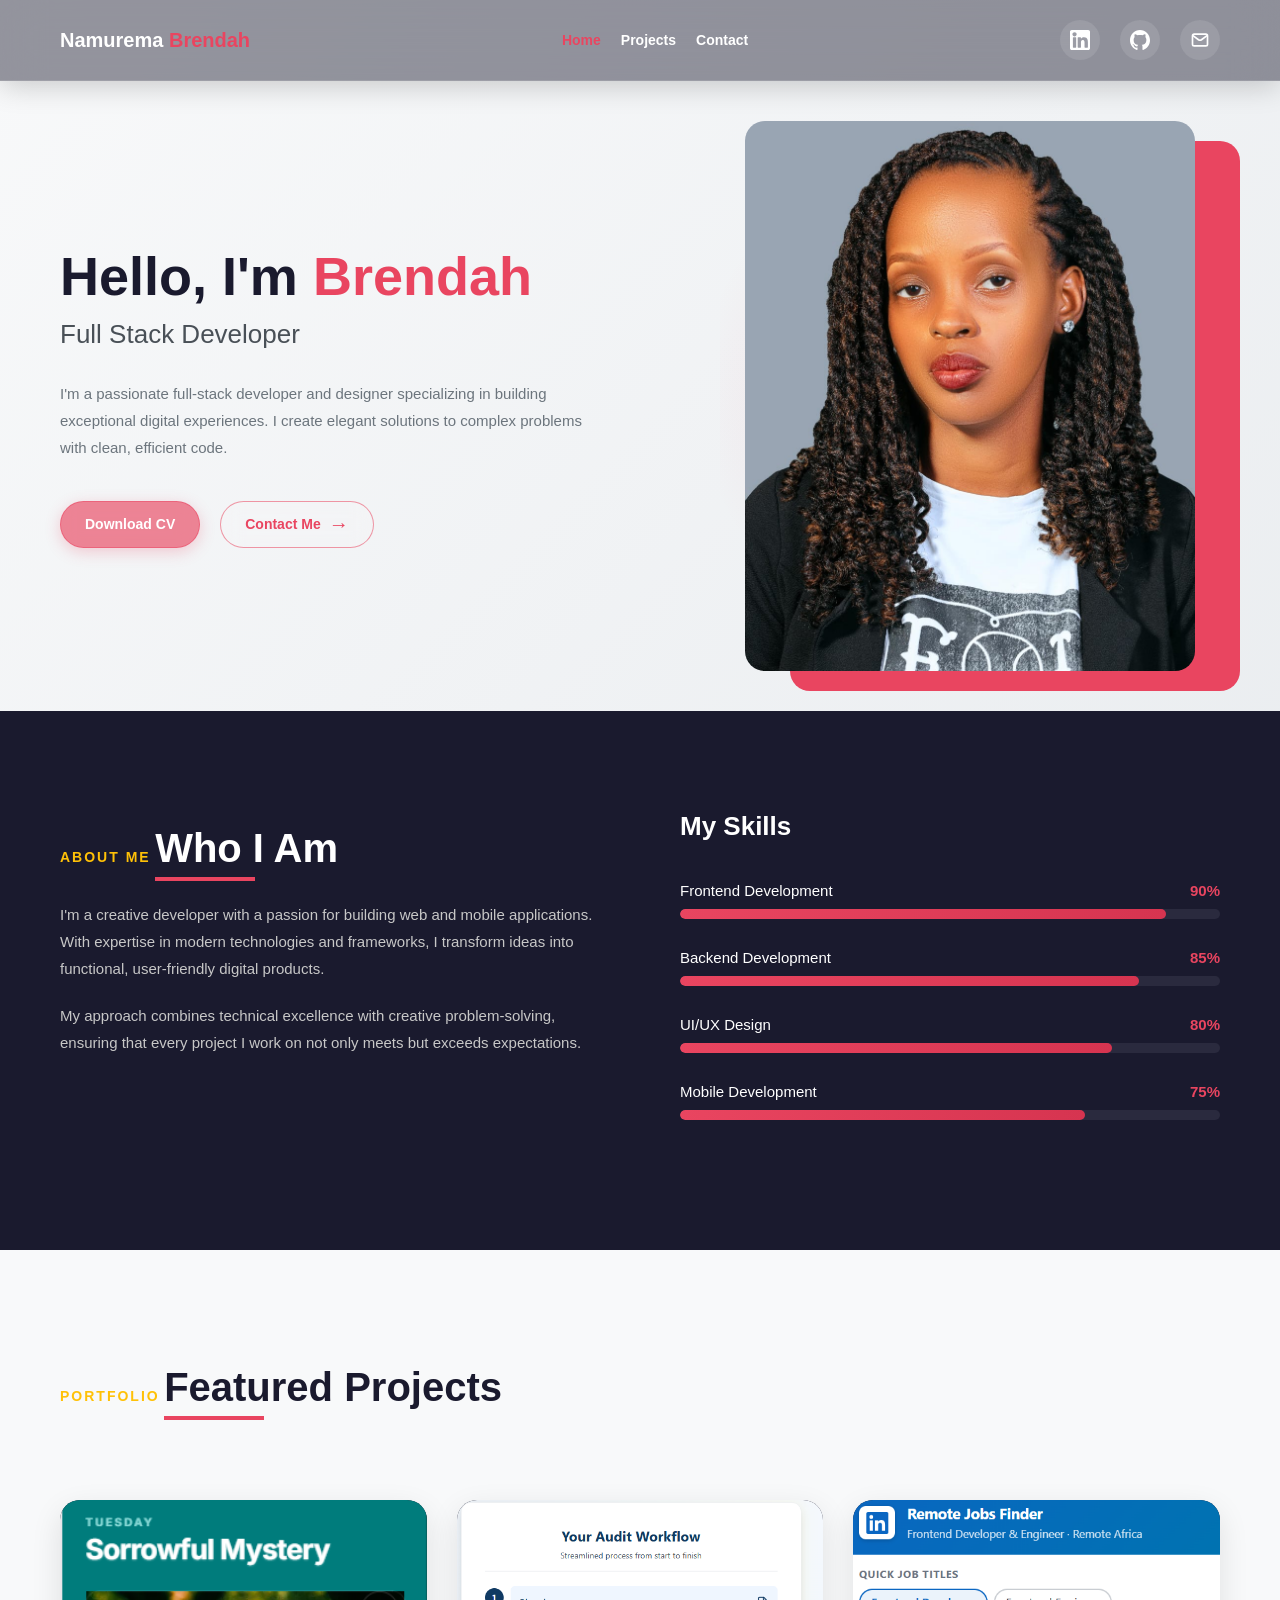
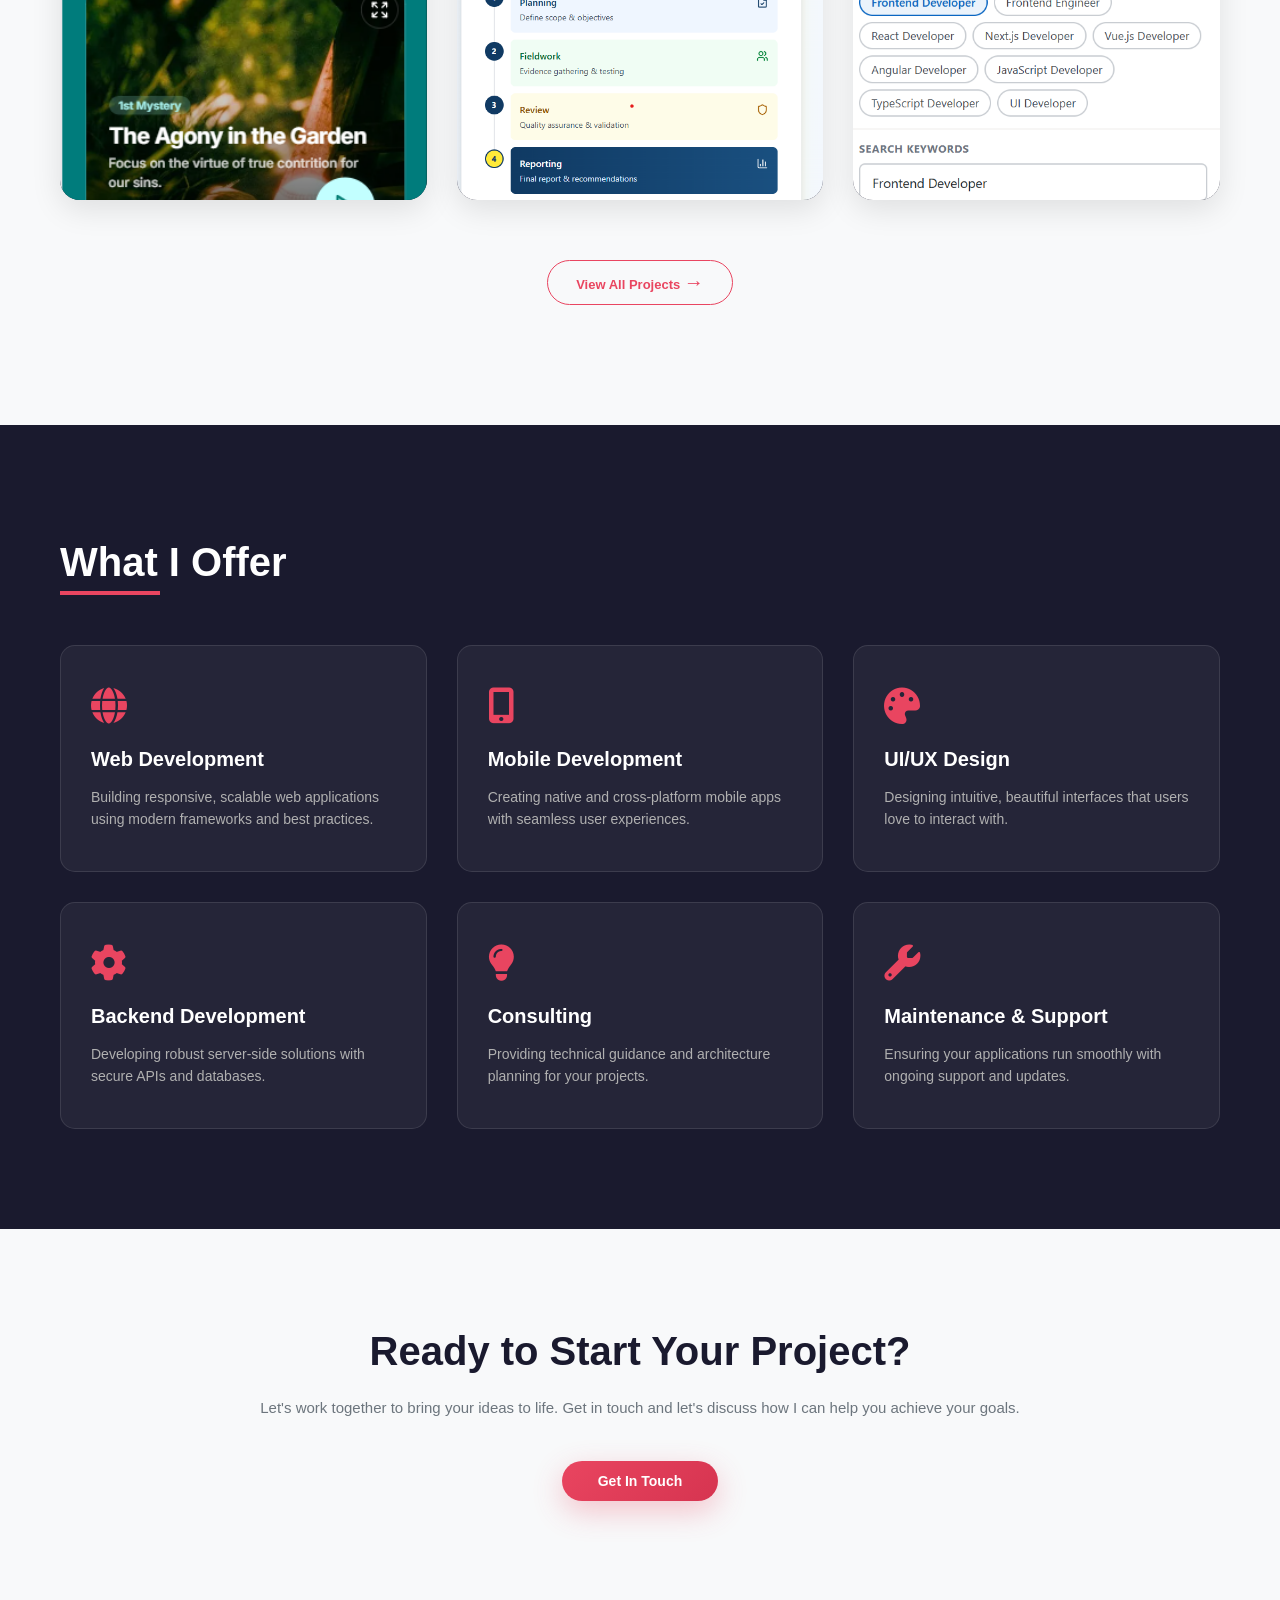
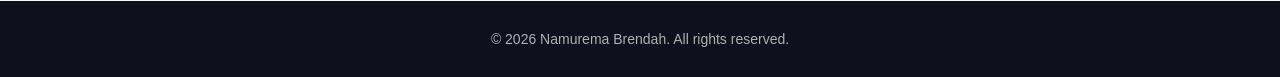
<file: index.html>
<!DOCTYPE html>
<html lang="en">
<head>
    <meta charset="UTF-8">
    <meta name="viewport" content="width=device-width, initial-scale=1.0">
    <title>Brendah Namurema - Fullstack Developer</title>
    <link rel="stylesheet" href="css/styles.css">
    <link rel="stylesheet" href="https://cdnjs.cloudflare.com/ajax/libs/font-awesome/6.5.0/css/all.min.css">
    <link rel="stylesheet" href="https://cdnjs.cloudflare.com/ajax/libs/font-awesome/6.5.0/css/all.min.css">
</head>
<body>
        <!-- Navigation -->
<header class="header">
    <div class="logo">
       Namurema <span class="highlight">Brendah</span>
    </div>
    <nav class="nav">
        <a href="index.html" class="nav-link active">Home</a>
        <a href="projects.html" class="nav-link">Projects</a>
        <a href="contact.html" class="nav-link">Contact</a>
    </nav>
    <div class="social-icons">
        <a href="https://www.linkedin.com/in/brenda-namurema-421119208/" class="icon-link">
            <img src="assets/icons/linkedin-svgrepo-com.svg" alt="LinkedIn">
        </a>
        <a href="https://github.com/Namurema" class="icon-link">
            <img src="assets/icons/github-142-svgrepo-com.svg" alt="Github">
        </a>
        <a href="mailto:namuremabrendah@gmail.com" class="icon-link">
            <img src="assets/icons/email-svgrepo-com.svg" alt="Email">
        </a>
    </div>
</header>

    <!-- Hero Section -->
<section class="hero">
<div class="hero-content">
    <h1 class="hero-title">
        Hello, I'm <span class="highlight">Brendah</span>
    </h1>
    <h2 class="hero-subtitle">Full Stack Developer</h2>
    <p class="hero-description">
      I'm a passionate full-stack developer and designer specializing in building 
      exceptional digital experiences. I create elegant solutions to complex problems 
      with clean, efficient code.  
    </p>
    <div class="hero-buttons">
        <a href="assets/docs/Brendah_Namurema_CV (1).pdf" class="btn btn-primary">
            Download CV
        </a>
        <a href="contact.html" class="btn btn-secondary">
            Contact Me
            <span class="btn-arrow">→</span>
        </a>
    </div>
</div>
<div class="hero-image">
    <img src="assets/images/WhatsApp Image 2026-03-01 at 18.14.50 - Copy.jpeg" alt="Brendah Profile">
</div>
</section>

    <!-- About Me Section -->
    <section class="about" id="about">
        <div class="about-content">
            <div class="about-text">
                <span class="section-label">ABOUT ME</span>
                <h2 class="section-title">Who I Am</h2>
                
                <p class="about-description">
                    I'm a creative developer with a passion for building web and mobile applications.
                    With expertise in modern technologies and frameworks, I transform ideas into
                    functional, user-friendly digital products.
                </p>
                
                <p class="about-description">
                    My approach combines technical excellence with creative problem-solving,
                    ensuring that every project I work on not only meets but exceeds expectations.
                </p>
                

            </div>
            
            <div class="about-skills">
                <h3 class="skills-title">My Skills</h3>
                
                <div class="skill-item">
                    <div class="skill-header">
                        <span class="skill-name">Frontend Development</span>
                        <span class="skill-percentage">90%</span>
                    </div>
                    <div class="skill-bar">
                        <div class="skill-progress" style="width: 90%"></div>
                    </div>
                </div>
                
                <div class="skill-item">
                    <div class="skill-header">
                        <span class="skill-name">Backend Development</span>
                        <span class="skill-percentage">85%</span>
                    </div>
                    <div class="skill-bar">
                        <div class="skill-progress" style="width: 85%"></div>
                    </div>
                </div>
                
                <div class="skill-item">
                    <div class="skill-header">
                        <span class="skill-name">UI/UX Design</span>
                        <span class="skill-percentage">80%</span>
                    </div>
                    <div class="skill-bar">
                        <div class="skill-progress" style="width: 80%"></div>
                    </div>
                </div>
                
                <div class="skill-item">
                    <div class="skill-header">
                        <span class="skill-name">Mobile Development</span>
                        <span class="skill-percentage">75%</span>
                    </div>
                    <div class="skill-bar">
                        <div class="skill-progress" style="width: 75%"></div>
                    </div>
                </div>
            </div>
        </div>
    </section>

    <!-- Portfolio Section -->
    <section class="portfolio" id="portfolio">
        <div class="portfolio-container">
            <span class="section-label">PORTFOLIO</span>
            <h2 class="section-title">Featured Projects</h2>
            
            <div class="projects-grid">
                <div class="project-card">
                    <div class="project-card-image-wrapper">
                        <img src="assets/images/Rosary App.png" alt="Rosary App" class="mobile-img">
                        <div class="github-overlay">
                            <a href="https://github.com/Namurema/Ave-Mobile-App" class="github-hover-btn" target="_blank" rel="noopener noreferrer">
                                <i class="fab fa-github"></i>
                            </a>
                        </div>
                    </div>
                </div>
                <div class="project-card">
                    <div class="project-card-image-wrapper">
                        <img src="assets/images/audit tool.png" alt="Audit Tool">
                        <div class="github-overlay">
                            <a href="https://github.com/Namurema" class="github-hover-btn" target="_blank" rel="noopener noreferrer">
                                <i class="fab fa-github"></i>
                            </a>
                        </div>
                    </div>
                </div>
                <div class="project-card">
                    <div class="project-card-image-wrapper">
                        <img src="assets/images/chrome extension.png" alt="Chrome Extension">
                        <div class="github-overlay">
                            <a href="https://github.com/Namurema/Chrome-extension" class="github-hover-btn" target="_blank" rel="noopener noreferrer">
                                <i class="fab fa-github"></i>
                            </a>
                        </div>
                    </div>
                </div>
            </div>
            
            <a href="projects.html" class="btn-view-all">
                View All Projects
                <span class="btn-arrow">→</span>
            </a>
        </div>
    </section>

    <!-- Services Section -->
    <section class="services" id="services">
        <div class="services-container">
            <h2 class="section-title">What I Offer</h2>
            
            <div class="services-grid">
                <div class="service-card">
                    <div class="service-icon"><i class="fas fa-globe"></i></div>
                    <h3 class="service-title">Web Development</h3>
                    <p class="service-description">
                        Building responsive, scalable web applications using modern frameworks and best practices.
                    </p>
                </div>
                
                <div class="service-card">
                    <div class="service-icon"><i class="fas fa-mobile-alt"></i></div>
                    <h3 class="service-title">Mobile Development</h3>
                    <p class="service-description">
                        Creating native and cross-platform mobile apps with seamless user experiences.
                    </p>
                </div>
                
                <div class="service-card">
                    <div class="service-icon"><i class="fas fa-palette"></i></div>
                    <h3 class="service-title">UI/UX Design</h3>
                    <p class="service-description">
                        Designing intuitive, beautiful interfaces that users love to interact with.
                    </p>
                </div>
                
                <div class="service-card">
                    <div class="service-icon"><i class="fas fa-cog"></i></div>
                    <h3 class="service-title">Backend Development</h3>
                    <p class="service-description">
                        Developing robust server-side solutions with secure APIs and databases.
                    </p>
                </div>
                
                <div class="service-card">
                    <div class="service-icon"><i class="fas fa-lightbulb"></i></div>
                    <h3 class="service-title">Consulting</h3>
                    <p class="service-description">
                        Providing technical guidance and architecture planning for your projects.
                    </p>
                </div>
                
                <div class="service-card">
                    <div class="service-icon"><i class="fas fa-wrench"></i></div>
                    <h3 class="service-title">Maintenance & Support</h3>
                    <p class="service-description">
                        Ensuring your applications run smoothly with ongoing support and updates.
                    </p>
                </div>
            </div>
        </div>
    </section>

    <!-- CTA Section -->
    <section class="cta">
        <div class="cta-container">
            <h2 class="cta-title">Ready to Start Your Project?</h2>
            <p class="cta-description">
                Let's work together to bring your ideas to life. Get in touch and let's discuss 
                how I can help you achieve your goals.
            </p>
            <a href="contact.html" class="btn btn-cta">Get In Touch</a>
        </div>
    </section>

    <!-- Footer -->
    <footer class="footer">
        <p class="footer-text">© 2026 Namurema Brendah. All rights reserved.</p>
    </footer>

</body>
</html>
</file>
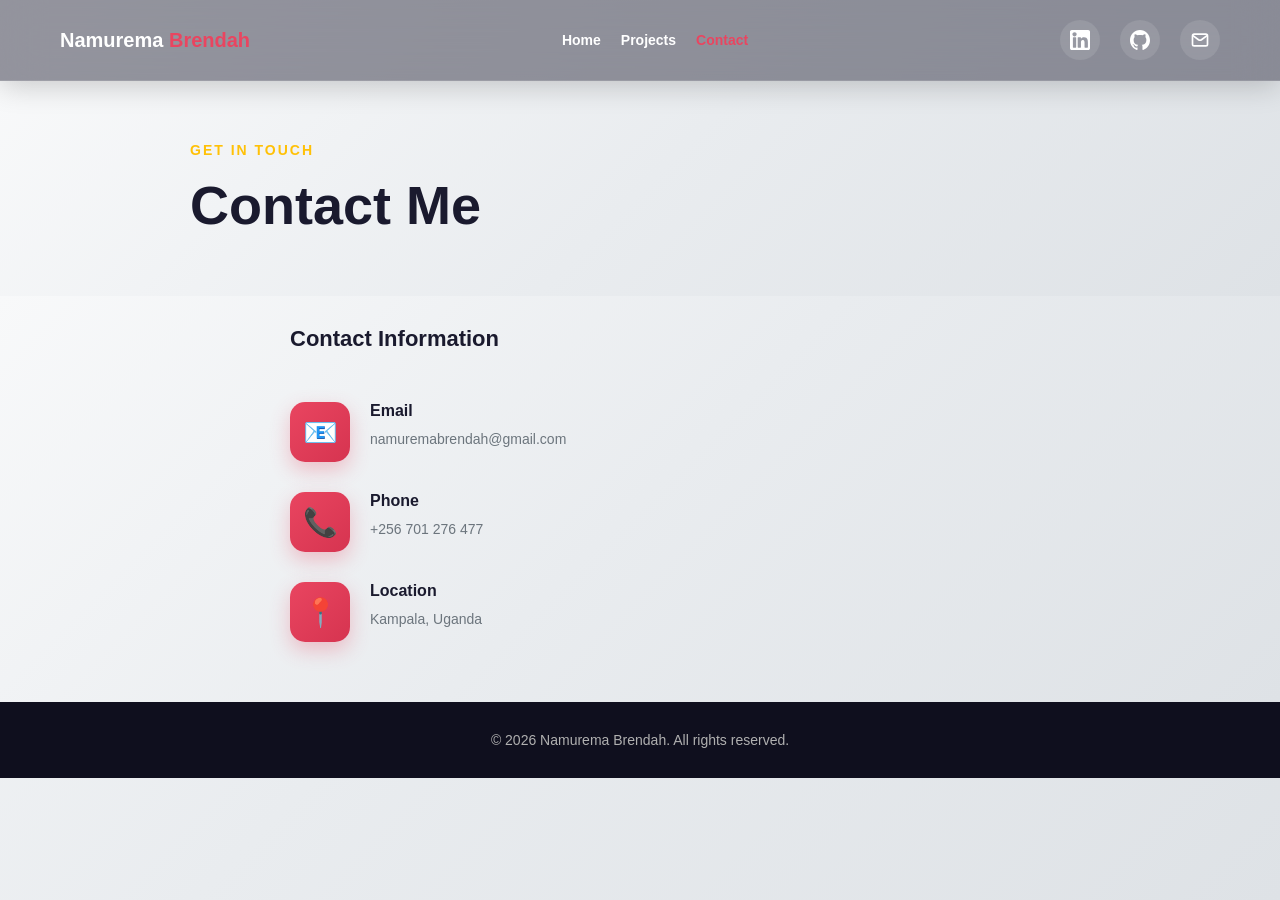
<file: contact.html>
<!DOCTYPE html>
<html lang="en">
<head>
    <meta charset="UTF-8">
    <meta name="viewport" content="width=device-width, initial-scale=1.0">
    <title>Contact - Brendah Namurema</title>
    <link rel="stylesheet" href="css/styles.css">
</head>
<body>
    <!-- Navigation -->
    <header class="header">
        <div class="logo">
           Namurema <span class="highlight">Brendah</span>
        </div>
        <nav class="nav">
            <a href="index.html" class="nav-link">Home</a>
            <a href="projects.html" class="nav-link">Projects</a>
            <a href="contact.html" class="nav-link active">Contact</a>
        </nav>
        <div class="social-icons">
            <a href="https://www.linkedin.com/in/brenda-namurema-421119208/" class="icon-link">
                <img src="assets/icons/linkedin-svgrepo-com.svg" alt="LinkedIn">
            </a>
            <a href="https://github.com/Namurema" class="icon-link">
                <img src="assets/icons/github-142-svgrepo-com.svg" alt="Github">
            </a>
            <a href="mailto:namuremabrendah@gmail.com" class="icon-link">
                <img src="assets/icons/email-svgrepo-com.svg" alt="Email">
            </a>
        </div>
    </header>

    <!-- Contact Hero Section -->
    <section class="contact-hero">
        <div class="contact-hero-content">
            <span class="section-label">GET IN TOUCH</span>
            <h1 class="contact-main-title">Contact Me</h1>
            
        </div>
    </section>

    <!-- Contact Content Section -->
    <section class="contact-content">
        <div class="contact-container">
            
            <!-- Contact Information -->
            <div class="contact-info">
                <h2 class="contact-info-title">Contact Information</h2>
                
                <div class="contact-item">
                    <div class="contact-icon email-icon">
                        <span>📧</span>
                    </div>
                    <div class="contact-details">
                        <h3 class="contact-label">Email</h3>
                        <p class="contact-value">namuremabrendah@gmail.com</p>
                    </div>
                </div>
                
                <div class="contact-item">
                    <div class="contact-icon phone-icon">
                        <span>📞</span>
                    </div>
                    <div class="contact-details">
                        <h3 class="contact-label">Phone</h3>
                        <p class="contact-value">+256 701 276 477</p>
                    </div>
                </div>
                
                <div class="contact-item">
                    <div class="contact-icon location-icon">
                        <span>📍</span>
                    </div>
                    <div class="contact-details">
                        <h3 class="contact-label">Location</h3>
                        <p class="contact-value">Kampala, Uganda</p>
                    </div>
                </div>
                
            </div>
            
        </div>
    </section>

    <!-- Footer -->
    <footer class="footer">
        <p class="footer-text">© 2026 Namurema Brendah. All rights reserved.</p>
    </footer>

</body>
</html>
</file>
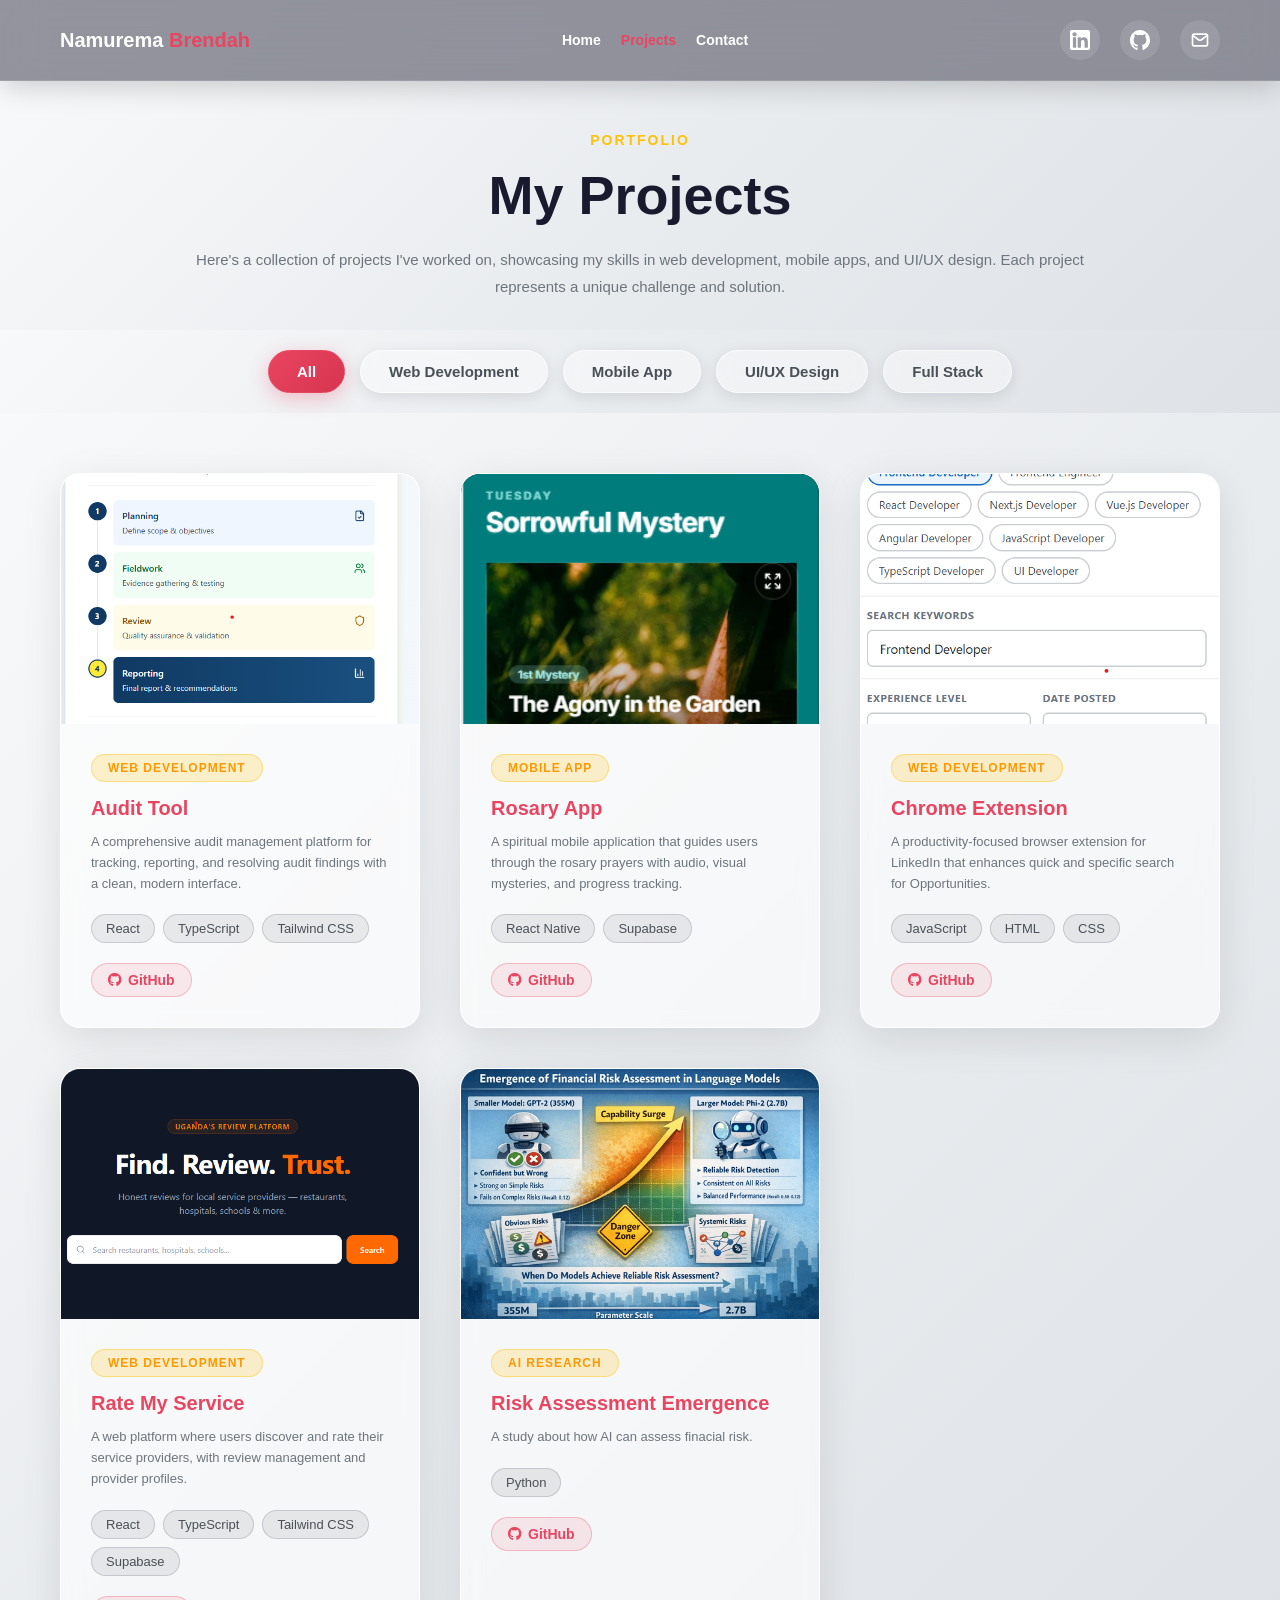
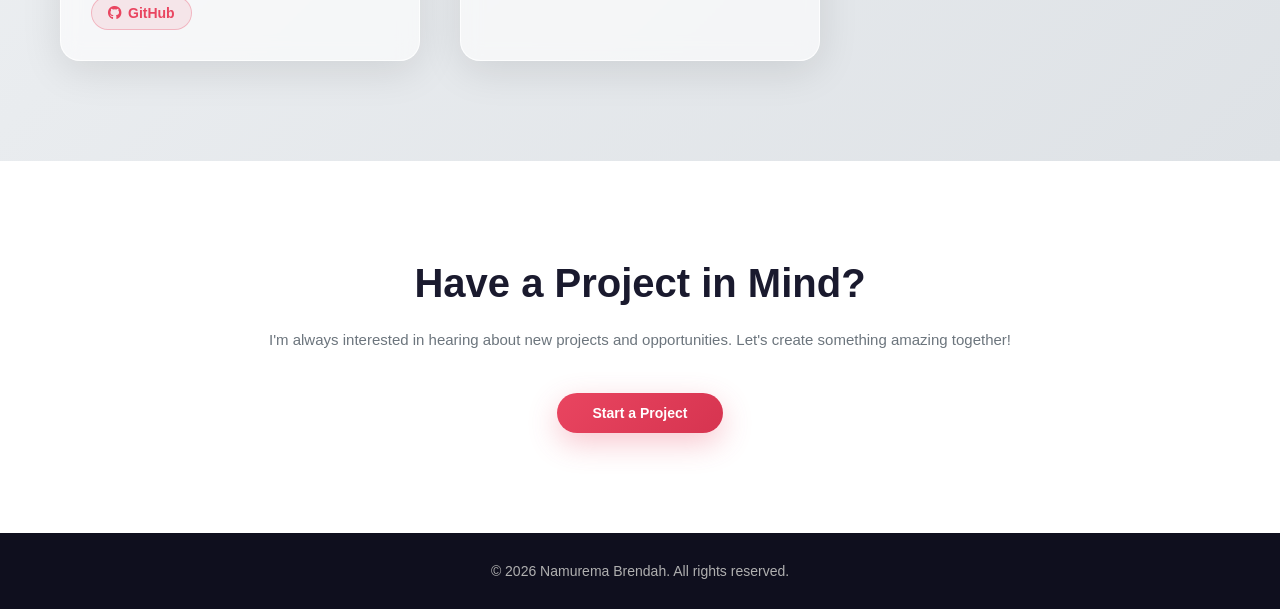
<file: projects.html>
<!DOCTYPE html>
<html lang="en">
<head>
    <meta charset="UTF-8">
    <meta name="viewport" content="width=device-width, initial-scale=1.0">
    <title>Projects - Brendah Namurema</title>
    <link rel="stylesheet" href="css/styles.css">
    <link rel="stylesheet" href="https://cdnjs.cloudflare.com/ajax/libs/font-awesome/6.5.0/css/all.min.css">
</head>
<body>
    <!-- Navigation -->
    <header class="header">
        <div class="logo">
           Namurema <span class="highlight">Brendah</span>
        </div>
        <nav class="nav">
            <a href="index.html" class="nav-link">Home</a>
            <a href="projects.html" class="nav-link active">Projects</a>
            <a href="contact.html" class="nav-link">Contact</a>
        </nav>
        <div class="social-icons">
            <a href="https://www.linkedin.com/in/brenda-namurema-421119208/" class="icon-link">
                <img src="assets/icons/linkedin-svgrepo-com.svg" alt="LinkedIn">
            </a>
            <a href="https://github.com/Namurema" class="icon-link">
                <img src="assets/icons/github-142-svgrepo-com.svg" alt="Github">
            </a>
            <a href="mailto:namuremabrendah@gmail.com" class="icon-link">
                <img src="assets/icons/email-svgrepo-com.svg" alt="Email">
            </a>
        </div>
    </header>

    <!-- Projects Hero Section -->
    <section class="projects-hero">
        <div class="projects-hero-content">
            <span class="section-label">PORTFOLIO</span>
            <h1 class="projects-main-title">My Projects</h1>
            <p class="projects-subtitle">
                Here's a collection of projects I've worked on, showcasing my skills in web development, mobile 
                apps, and UI/UX design. Each project represents a unique challenge and solution.
            </p>
        </div>
    </section>

    <!-- Filter Buttons -->
    <section class="projects-filter-section">
        <div class="filter-container">
            <button class="filter-btn active" data-filter="all">All</button>
            <button class="filter-btn" data-filter="web">Web Development</button>
            <button class="filter-btn" data-filter="mobile">Mobile App</button>
            <button class="filter-btn" data-filter="design">UI/UX Design</button>
            <button class="filter-btn" data-filter="fullstack">Full Stack</button>
        </div>
    </section>

    <!-- Projects Grid -->
    <section class="all-projects">
        <div class="all-projects-container">
            
            <!-- Project 1 -->
            <div class="project-item" data-category="web">
                <div class="project-image-wrapper">
                    <img src="assets/images/audit tool.png" alt="Audit Tool">
                    <div class="github-overlay">
                        <a href="https://github.com/Namurema" class="github-hover-btn" target="_blank" rel="noopener noreferrer">
                            <i class="fab fa-github"></i>
                        </a>
                    </div>
                </div>
                <div class="project-info">
                    <span class="project-category web-dev">Web Development</span>
                    <h3 class="project-name">Audit Tool</h3>
                    <p class="project-desc">
                        A comprehensive audit management platform for tracking, reporting, and resolving audit findings with a clean, modern interface.
                    </p>
                    <div class="project-tech">
                        <span class="tech-tag">React</span>
                        <span class="tech-tag">TypeScript</span>
                        <span class="tech-tag">Tailwind CSS</span>
                    </div>
                    <div class="project-links">
                        <a href="https://github.com/Namurema" class="project-link" target="_blank" rel="noopener noreferrer">
                            <i class="fab fa-github" style="font-size:14px"></i>
                            GitHub
                        </a>
                    </div>
                </div>
            </div>

            <!-- Project 2 -->
            <div class="project-item" data-category="mobile">
                <div class="project-image-wrapper">
                    <img src="assets/images/Rosary App.png" alt="Rosary App" class="mobile-img">
                    <div class="github-overlay">
                        <a href="https://github.com/Namurema/Ave-Mobile-App" class="github-hover-btn" target="_blank" rel="noopener noreferrer">
                            <i class="fab fa-github"></i>
                        </a>
                    </div>
                </div>
                <div class="project-info">
                    <span class="project-category mobile-app">Mobile App</span>
                    <h3 class="project-name">Rosary App</h3>
                    <p class="project-desc">
                        A spiritual mobile application that guides users through the rosary prayers with audio, visual mysteries, and progress tracking.
                    </p>
                    <div class="project-tech">
                        <span class="tech-tag">React Native</span>
                        <span class="tech-tag">Supabase</span>
                    </div>
                    <div class="project-links">
                        <a href="https://github.com/Namurema/Ave-Mobile-App" class="project-link" target="_blank" rel="noopener noreferrer">
                            <i class="fab fa-github" style="font-size:14px"></i>
                            GitHub
                        </a>
                    </div>
                </div>
            </div>

            <!-- Project 3 -->
            <div class="project-item" data-category="web">
                <div class="project-image-wrapper">
                    <img src="assets/images/chrome extension.png" alt="Chrome Extension">
                    <div class="github-overlay">
                        <a href="https://github.com/Namurema/Chrome-extension" class="github-hover-btn" target="_blank" rel="noopener noreferrer">
                            <i class="fab fa-github"></i>
                        </a>
                    </div>
                </div>
                <div class="project-info">
                    <span class="project-category web-dev">Web Development</span>
                    <h3 class="project-name">Chrome Extension</h3>
                    <p class="project-desc">
                        A productivity-focused browser extension for LinkedIn that enhances quick and specific search for Opportunities.
                    </p>
                    <div class="project-tech">
                        <span class="tech-tag">JavaScript</span>
                        <span class="tech-tag">HTML</span>
                        <span class="tech-tag">CSS</span>
                    </div>
                    <div class="project-links">
                        <a href="https://github.com/Namurema/Chrome-extension" class="project-link" target="_blank" rel="noopener noreferrer">
                            <i class="fab fa-github" style="font-size:14px"></i>
                            GitHub
                        </a>
                    </div>
                </div>
            </div>

    

            <!-- Project 5 -->
            <div class="project-item" data-category="web">
                <div class="project-image-wrapper">
                    <img src="assets/images/Rate-it.png" alt="Rate My Service">
                    <div class="github-overlay">
                        <a href="https://github.com/Namurema/rate-it" class="github-hover-btn" target="_blank" rel="noopener noreferrer">
                            <i class="fab fa-github"></i>
                        </a>
                    </div>
                </div>
                <div class="project-info">
                    <span class="project-category web-dev">Web Development</span>
                    <h3 class="project-name">Rate My Service</h3>
                    <p class="project-desc">
                        A web platform where users discover and rate their service providers, with review management and provider profiles.
                    </p>
                    <div class="project-tech">
                        <span class="tech-tag">React</span>
                        <span class="tech-tag">TypeScript</span>
                        <span class="tech-tag">Tailwind CSS</span>
                        <span class="tech-tag">Supabase</span>
                    </div>
                    <div class="project-links">
                        <a href="https://github.com/Namurema/rate-it" class="project-link" target="_blank" rel="noopener noreferrer">
                            <i class="fab fa-github" style="font-size:14px"></i>
                            GitHub
                        </a>
                    </div>
                </div>
            </div>

            <!-- Project 6 -->
            <div class="project-item" data-category="web">
                <div class="project-image-wrapper">
                    <img src="assets/images/AI research.png" alt="AI Research">
                    <div class="github-overlay">
                        <a href=" https://github.com/Namurema/risk-assessment-emergence" class="github-hover-btn" target="_blank" rel="noopener noreferrer">
                            <i class="fab fa-github"></i>
                        </a>
                    </div>
                </div>
                <div class="project-info">
                    <span class="project-category web-dev">AI Research</span>
                    <h3 class="project-name">Risk Assessment Emergence</h3>
                    <p class="project-desc">
                        A study about how AI can assess finacial risk.
                    </p>
                    <div class="project-tech">
                        <span class="tech-tag">Python</span>
                        
                    </div>
                    <div class="project-links">
                        <a href="https://github.com/Namurema/risk-assessment-emergence " class="project-link" target="_blank" rel="noopener noreferrer">
                            <i class="fab fa-github" style="font-size:14px"></i>
                            GitHub
                        </a>
                    </div>
                </div>
            </div>

        </div>
    </section>

    <!-- Project CTA Section -->
    <section class="project-cta">
        <div class="project-cta-container">
            <h2 class="project-cta-title">Have a Project in Mind?</h2>
            <p class="project-cta-description">
                I'm always interested in hearing about new projects and opportunities. Let's create something 
                amazing together!
            </p>
            <a href="contact.html" class="btn btn-cta">Start a Project</a>
        </div>
    </section>

    <!-- Footer -->
    <footer class="footer">
        <p class="footer-text">© 2026 Namurema Brendah. All rights reserved.</p>
    </footer>

    <script src="css/js/main.js"></script>
</body>
</html>
</file>
<file: css/styles.css>
*{
    margin : 0;
    padding : 0;
    box-sizing : border-box;
}
body {
    font-family: 'Arial', sans-serif;
    background: linear-gradient(135deg, #f8f9fa 0%, #e9ecef 50%, #dee2e6 100%);
    color: #333;
    min-height: 100vh;
}
.header {
    display: flex;
    justify-content: space-between;
    align-items: center;
    padding: 20px 60px;
    background: rgba(26, 26, 46, 0.45);
    backdrop-filter: blur(20px);
    -webkit-backdrop-filter: blur(20px);
    border-bottom: 1px solid rgba(255, 255, 255, 0.1);
    box-shadow: 0 4px 30px rgba(0, 0, 0, 0.2);
    position: sticky;
    top: 0;
    z-index: 100;
}
.logo {
    font-size: 20px;
    font-weight: 600;
    color: white;
}

.highlight {
    color: #e94560;
}
.nav {
    display: flex;
    gap: 20px;
}
.nav-link {
    color: white;
    text-decoration: none;
    font-size: 14px;
    transition: color 0.3s ;
    font-weight: 600;
}
.nav-link:hover,
.nav-link.active {
    color: #e94560;
}
.social-icons {
    display: flex;
    gap: 20px;
}
.icon-link {
    width: 40px;
    height: 40px;
    display: flex;
    align-items: center;
    justify-content: center;
    border-radius: 50%;
    background: rgba(255, 255, 255, 0.1);
    transition: all 0.3s ease;
}
.icon-link:hover {
    background: #e94560;
    transform: translateY(-3px);
    box-shadow: 0 5px 15px rgba(233, 69, 96, 0.4);
}
.icon-link img {
    width: 20px;
    height: 20px;
    filter: brightness(0) invert(1);
    transition: all 0.3s ease;
}
.icon-link:hover img {
    filter: brightness(0) invert(1);
    transform: scale(1.1);
}

.hero {
    display: flex;
    justify-content: space-between;
    align-items: center;
    padding: 40px 60px;
    
    gap: 60px;
}
.hero-content {
    max-width: 600px;
    flex: 1;
}

.hero-title {
    font-size: 54px;
    font-weight: 700;
    color: #1a1a2e;
    margin-bottom: 10px;
    line-height: 1.2;
}

.hero-subtitle {
    font-size: 26px;
    font-weight: 400;
    color: #495057;
    margin-bottom: 30px;
}

.hero-description {
    font-size: 15px;
    line-height: 1.8;
    color: #6c757d;
    margin-bottom: 40px;
    max-width: 540px;
}
.hero-buttons {
    display: flex;
    gap: 20px;
    flex-wrap: wrap;
}
.btn {
    padding: 11px 24px;
    font-size: 14px;
    font-weight: 600;
    border: 1px solid transparent;
    border-radius: 50px;
    cursor: pointer;
    transition: all 0.3s;
    text-decoration: none;
    display: inline-flex;
    align-items: center;
    gap: 8px;
    backdrop-filter: blur(10px);
    -webkit-backdrop-filter: blur(10px);
}
.btn-primary {
    background: rgba(233, 69, 96, 0.65);
    color: white;
    border: 1px solid rgba(233, 69, 96, 0.5);
    box-shadow: 0 4px 15px rgba(233, 69, 96, 0.25);
}
.btn-primary:hover {
    background: rgba(233, 69, 96, 0.85);
    transform: translateY(-2px);
    box-shadow: 0 8px 20px rgba(233, 69, 96, 0.35);
}

.btn-secondary {
    background: rgba(255, 255, 255, 0.08);
    color: #e94560;
    border: 1px solid rgba(233, 69, 96, 0.55);
}

.btn-secondary:hover {
    background: rgba(233, 69, 96, 0.7);
    color: #fff;
    transform: translateY(-2px);
    border-color: transparent;
}

.btn-icon {
    font-size: 20px;
}

.btn-arrow {
    font-size: 20px;
    transition: transform 0.3s;
}

.btn-secondary:hover .btn-arrow {
    transform: translateX(5px);
}

/* Profile Image with Pink Side Border */
.hero-image {
    flex: 1;
    display: flex;
    justify-content: center;
    align-items: center;
    position: relative;
    max-width: 500px;
}

.hero-image img {
    width: 450px;
    height: 550px;
    object-fit: cover;
    border-radius: 20px;
    position: relative;
    z-index: 2;
}

/* Solid pink L-shaped border/shadow on right and bottom */
.hero-image::before {
    content: '';
    position: absolute;
    width: 450px;
    height: 550px;
    background: #e94560;
    border-radius: 20px;
    top: 20px;
    right: -20px;
    z-index: 1;
}

/* Subtle glow effect */
.hero-image::after {
    content: '';
    position: absolute;
    width: 450px;
    height: 550px;
    border-radius: 20px;
    background: radial-gradient(circle, rgba(233, 69, 96, 0.15) 0%, transparent 70%);
    top: 0;
    left: 0;
    z-index: 0;
}
@media (max-width: 1024px) {
    .hero {
        flex-direction: column;
        text-align: center;
        padding: 60px 40px;
    }
    
    .hero-content {
        max-width: 100%;
    }
    
    .hero-title {
        font-size: 56px;
    }
    
    .hero-buttons {
        justify-content: center;
    }
    
    .hero-image img {
        width: 350px;
        height: 430px;
    }
    
    .hero-image::before {
        width: 350px;
        height: 430px;
        top: 15px;
        right: -15px;
    }
    
    .hero-image::after {
        width: 350px;
        height: 430px;
    }
}

@media (max-width: 768px) {
    .header {
        padding: 15px 30px;
        flex-wrap: wrap;
        gap: 15px;
    }
    
    .nav {
        order: 3;
        width: 100%;
        justify-content: center;
        gap: 20px;
    }
    
    .hero-title {
        font-size: 48px;
    }
    
    .hero-subtitle {
        font-size: 24px;
    }
    
    .hero-image img {
        width: 300px;
        height: 370px;
    }
    
    .hero-image::before {
        width: 300px;
        height: 370px;
        top: 15px;
        right: -15px;
    }
    
    .hero-image::after {
        width: 300px;
        height: 370px;
    }
}

/* ============================================
   ABOUT SECTION
   ============================================ */
.about {
    background: #1a1a2e;
    padding: 100px 60px;
}

.about-content {
    display: grid;
    grid-template-columns: 1fr 1fr;
    gap: 80px;
    max-width: 1400px;
    margin: 0 auto;
}

.section-label {
    color: #ffc107;
    font-size: 14px;
    font-weight: 700;
    letter-spacing: 2px;
    text-transform: uppercase;
}

.section-title {
    font-size: 40px;
    font-weight: 700;
    color: #fff;
    margin: 15px 0 30px;
    position: relative;
    display: inline-block;
}

.section-title::after {
    content: '';
    position: absolute;
    bottom: -10px;
    left: 0;
    width: 100px;
    height: 4px;
    background: #e94560;
}

.about-description {
    color: #c7c7c7;
    font-size: 15px;
    line-height: 1.8;
    margin-bottom: 20px;
}

.stats-grid {
    display: grid;
    grid-template-columns: repeat(2, 1fr);
    gap: 40px;
    margin-top: 50px;
}

.stat-item {
    text-align: left;
}

.stat-number {
    font-size: 48px;
    font-weight: 700;
    color: #e94560;
    margin-bottom: 10px;
}

.stat-label {
    color: #b0b0b0;
    font-size: 16px;
}

.about-skills {
    color: #fff;
}

.skills-title {
    font-size: 26px;
    font-weight: 700;
    margin-bottom: 40px;
}

.skill-item {
    margin-bottom: 30px;
}

.skill-header {
    display: flex;
    justify-content: space-between;
    margin-bottom: 10px;
}

.skill-name {
    font-size: 15px;
    color: #fff;
}

.skill-percentage {
    font-size: 15px;
    font-weight: 700;
    color: #e94560;
}

.skill-bar {
    width: 100%;
    height: 10px;
    background: #2a2a3e;
    border-radius: 10px;
    overflow: hidden;
}

.skill-progress {
    height: 100%;
    background: linear-gradient(90deg, #e94560 0%, #d63450 100%);
    border-radius: 10px;
    transition: width 1s ease;
}

/* ============================================
   PORTFOLIO SECTION
   ============================================ */
.portfolio {
    background: #f8f9fa;
    padding: 100px 60px;
}

.portfolio-container {
    max-width: 1400px;
    margin: 0 auto;
}

.portfolio .section-title {
    color: #1a1a2e;
}

.projects-grid {
    display: grid;
    grid-template-columns: repeat(3, 1fr);
    gap: 30px;
    margin: 60px 0;
}

.project-card {
    border-radius: 20px;
    overflow: hidden;
    box-shadow: 0 10px 30px rgba(0, 0, 0, 0.1);
    transition: transform 0.3s ease, box-shadow 0.3s ease;
    cursor: pointer;
}

.project-card:hover {
    transform: translateY(-10px);
    box-shadow: 0 15px 40px rgba(233, 69, 96, 0.2);
}

.project-card img {
    width: 100%;
    height: 300px;
    object-fit: cover;
    display: block;
}

.project-card-image-wrapper {
    position: relative;
    width: 100%;
    height: 300px;
    overflow: hidden;
    background: #1a1a2e;
}

.project-card-image-wrapper img {
    width: 100%;
    height: 100%;
    object-fit: cover;
    object-position: top center;
    display: block;
    transition: transform 0.4s ease;
}

.project-card:hover .project-card-image-wrapper img {
    transform: scale(1.05);
}

.project-card-image-wrapper .github-overlay {
    position: absolute;
    top: 0;
    left: 0;
    right: 0;
    bottom: 0;
    display: flex;
    align-items: center;
    justify-content: center;
    background: rgba(15, 15, 30, 0.45);
    backdrop-filter: blur(6px);
    -webkit-backdrop-filter: blur(6px);
    opacity: 0;
    transition: opacity 0.35s ease;
    z-index: 3;
}

.project-card:hover .project-card-image-wrapper .github-overlay {
    opacity: 1;
}

.btn-view-all {
    display: inline-flex;
    align-items: center;
    gap: 8px;
    padding: 10px 28px;
    background: transparent;
    color: #e94560;
    border: 1.5px solid #e94560;
    border-radius: 50px;
    font-size: 13px;
    font-weight: 600;
    text-decoration: none;
    transition: all 0.3s ease;
    margin: 20px auto;
    display: block;
    width: fit-content;
}

.btn-view-all:hover {
    background: #e94560;
    color: #fff;
    transform: translateY(-2px);
}

.btn-view-all .btn-arrow {
    transition: transform 0.3s;
}

.btn-view-all:hover .btn-arrow {
    transform: translateX(5px);
}

/* ============================================
   SERVICES SECTION
   ============================================ */
.services {
    background: #1a1a2e;
    padding: 100px 60px;
}

.services-container {
    max-width: 1400px;
    margin: 0 auto;
}

.services .section-title {
    color: #fff;
    margin-bottom: 60px;
}

.services-grid {
    display: grid;
    grid-template-columns: repeat(3, 1fr);
    gap: 30px;
}

.service-card {
    background: rgba(255, 255, 255, 0.05);
    padding: 40px 30px;
    border-radius: 15px;
    border: 1px solid rgba(255, 255, 255, 0.1);
    transition: all 0.3s ease;
}

.service-card:hover {
    background: rgba(233, 69, 96, 0.1);
    border-color: #e94560;
    transform: translateY(-5px);
}

.service-icon {
    font-size: 36px;
    margin-bottom: 20px;
    color: #e94560;
}

.service-icon i {
    color: #e94560;
}

.service-title {
    font-size: 20px;
    font-weight: 700;
    color: #fff;
    margin-bottom: 15px;
}

.service-description {
    color: #b0b0b0;
    font-size: 14px;
    line-height: 1.6;
}

/* ============================================
   CTA SECTION
   ============================================ */
.cta {
    background: #f8f9fa;
    padding: 100px 60px;
    text-align: center;
}

.cta-container {
    max-width: 900px;
    margin: 0 auto;
}

.cta-title {
    font-size: 40px;
    font-weight: 700;
    color: #1a1a2e;
    margin-bottom: 20px;
}

.cta-description {
    font-size: 15px;
    color: #6c757d;
    line-height: 1.8;
    margin-bottom: 40px;
}

.btn-cta {
    padding: 12px 36px;
    background: linear-gradient(135deg, #e94560 0%, #d63450 100%);
    color: #fff;
    border: none;
    border-radius: 50px;
    font-size: 14px;
    font-weight: 600;
    text-decoration: none;
    display: inline-block;
    box-shadow: 0 10px 30px rgba(233, 69, 96, 0.3);
    transition: all 0.3s ease;
}

.btn-cta:hover {
    transform: translateY(-3px);
    box-shadow: 0 15px 40px rgba(233, 69, 96, 0.4);
}

/* ============================================
   FOOTER
   ============================================ */
.footer {
    background: #0f0f1e;
    padding: 30px 60px;
    text-align: center;
}

.footer-text {
    color: #b0b0b0;
    font-size: 14px;
}

/* ============================================
   ADDITIONAL RESPONSIVE DESIGN
   ============================================ */
@media (max-width: 1024px) {
    .about-content {
        grid-template-columns: 1fr;
        gap: 60px;
    }
    
    .projects-grid {
        grid-template-columns: repeat(2, 1fr);
    }
    
    .services-grid {
        grid-template-columns: repeat(2, 1fr);
    }
}

@media (max-width: 768px) {
    .about,
    .portfolio,
    .services,
    .cta {
        padding: 60px 30px;
    }
    
    .section-title {
        font-size: 36px;
    }
    
    .stats-grid {
        grid-template-columns: 1fr;
        gap: 30px;
    }
    
    .projects-grid {
        grid-template-columns: 1fr;
    }
    
    .services-grid {
        grid-template-columns: 1fr;
    }
    
    .cta-title {
        font-size: 32px;
    }
}

/* ============================================
   PROJECTS PAGE STYLES
   ============================================ */

/* Projects Hero Section */
.projects-hero {
    background: linear-gradient(135deg, #f8f9fa 0%, #e9ecef 50%, #dee2e6 100%);
    padding: 50px 60px 30px;
    text-align: center;
}

.projects-hero-content {
    max-width: 900px;
    margin: 0 auto;
}

.projects-main-title {
    font-size: 54px;
    font-weight: 700;
    color: #1a1a2e;
    margin: 15px 0 20px;
}

.projects-subtitle {
    font-size: 15px;
    color: #6c757d;
    line-height: 1.8;
}

/* Filter Section with Glass Morphism */
.projects-filter-section {
    background: linear-gradient(135deg, #f8f9fa 0%, #e9ecef 50%, #dee2e6 100%);
    padding: 20px 60px;
    position: sticky;
    top: 0;
    z-index: 100;
    backdrop-filter: blur(10px);
}

.filter-container {
    display: flex;
    justify-content: center;
    gap: 15px;
    flex-wrap: wrap;
    max-width: 1400px;
    margin: 0 auto;
}

.filter-btn {
    padding: 12px 28px;
    background: rgba(255, 255, 255, 0.4);
    backdrop-filter: blur(10px);
    border: 1px solid rgba(255, 255, 255, 0.6);
    border-radius: 50px;
    color: #495057;
    font-size: 15px;
    font-weight: 600;
    cursor: pointer;
    transition: all 0.3s ease;
    box-shadow: 0 4px 15px rgba(0, 0, 0, 0.1);
}

.filter-btn:hover {
    background: rgba(233, 69, 96, 0.2);
    border-color: #e94560;
    color: #e94560;
    transform: translateY(-2px);
    box-shadow: 0 6px 20px rgba(233, 69, 96, 0.2);
}

.filter-btn.active {
    background: linear-gradient(135deg, #e94560 0%, #d63450 100%);
    border-color: #e94560;
    color: #fff;
    box-shadow: 0 6px 20px rgba(233, 69, 96, 0.3);
}

.project-item {
    transition: opacity 0.3s ease, transform 0.3s ease, all 0.4s ease;
}

.project-item.hidden {
    display: none;
}

/* All Projects Section */
.all-projects {
    background: linear-gradient(135deg, #f8f9fa 0%, #e9ecef 50%, #dee2e6 100%);
    padding: 60px 60px 100px;
}

.all-projects-container {
    max-width: 1400px;
    margin: 0 auto;
    display: grid;
    grid-template-columns: repeat(3, 1fr);
    gap: 40px;
}

/* Project Item with Glass Morphism */
.project-item {
    background: rgba(255, 255, 255, 0.6);
    backdrop-filter: blur(10px);
    border: 1px solid rgba(255, 255, 255, 0.8);
    border-radius: 20px;
    overflow: hidden;
    box-shadow: 0 10px 40px rgba(0, 0, 0, 0.1);
    transition: all 0.4s ease;
}

.project-item:hover {
    transform: translateY(-10px);
    box-shadow: 0 20px 60px rgba(233, 69, 96, 0.15);
    border-color: rgba(233, 69, 96, 0.3);
}

.project-image-wrapper {
    width: 100%;
    height: 250px;
    overflow: hidden;
    position: relative;
}

.project-image-wrapper::after {
    content: '';
    position: absolute;
    top: 0;
    left: 0;
    right: 0;
    bottom: 0;
    background: linear-gradient(180deg, transparent 0%, rgba(0, 0, 0, 0.3) 100%);
    opacity: 0;
    transition: opacity 0.3s;
}

.project-item:hover .project-image-wrapper::after {
    opacity: 1;
}

.project-image-wrapper img {
    width: 100%;
    height: 100%;
    object-fit: cover;
    transition: transform 0.4s ease;
}

.project-image-wrapper img.mobile-img {
    object-fit: cover;
    background: #1a1a2e;
    object-position: top center;
    width: 100%;
     height: 100%;
}

.project-item:hover .project-image-wrapper img {
    transform: scale(1.05);
}

/* GitHub hover overlay */
.github-overlay {
    position: absolute;
    top: 0;
    left: 0;
    right: 0;
    bottom: 0;
    display: flex;
    align-items: center;
    justify-content: center;
    background: rgba(15, 15, 30, 0.45);
    backdrop-filter: blur(6px);
    -webkit-backdrop-filter: blur(6px);
    opacity: 0;
    transition: opacity 0.35s ease;
    z-index: 3;
}

.project-item:hover .github-overlay {
    opacity: 1;
}

.github-hover-btn {
    width: 64px;
    height: 64px;
    display: flex;
    align-items: center;
    justify-content: center;
    background: rgba(255, 255, 255, 0.12);
    backdrop-filter: blur(12px);
    -webkit-backdrop-filter: blur(12px);
    border: 1px solid rgba(255, 255, 255, 0.25);
    border-radius: 50%;
    color: #fff;
    font-size: 30px;
    text-decoration: none;
    transition: all 0.3s ease;
    box-shadow: 0 8px 32px rgba(0, 0, 0, 0.3);
}

.github-hover-btn:hover {
    background: rgba(233, 69, 96, 0.55);
    border-color: #e94560;
    transform: scale(1.12);
    box-shadow: 0 8px 32px rgba(233, 69, 96, 0.4);
}

.project-info {
    padding: 30px;
}

.project-category {
    display: inline-block;
    padding: 6px 16px;
    border-radius: 20px;
    font-size: 12px;
    font-weight: 700;
    text-transform: uppercase;
    letter-spacing: 1px;
    margin-bottom: 15px;
}

.project-category.web-dev {
    background: rgba(255, 193, 7, 0.2);
    color: #ff9800;
    border: 1px solid rgba(255, 193, 7, 0.4);
}

.project-category.mobile-app {
    background: rgba(255, 193, 7, 0.2);
    color: #ff9800;
    border: 1px solid rgba(255, 193, 7, 0.4);
}

.project-category.ui-design {
    background: rgba(255, 193, 7, 0.2);
    color: #ff9800;
    border: 1px solid rgba(255, 193, 7, 0.4);
}

.project-category.fullstack-dev {
    background: rgba(255, 193, 7, 0.2);
    color: #ff9800;
    border: 1px solid rgba(255, 193, 7, 0.4);
}

.project-name {
    font-size: 20px;
    font-weight: 700;
    color: #e94560;
    margin-bottom: 12px;
}

.project-desc {
    font-size: 13px;
    color: #6c757d;
    line-height: 1.6;
    margin-bottom: 20px;
}

.project-tech {
    display: flex;
    flex-wrap: wrap;
    gap: 8px;
    margin-bottom: 20px;
}

.tech-tag {
    padding: 6px 14px;
    background: rgba(26, 26, 46, 0.08);
    border: 1px solid rgba(26, 26, 46, 0.15);
    border-radius: 20px;
    font-size: 13px;
    color: #495057;
    font-weight: 500;
}

.project-links {
    display: flex;
    gap: 15px;
}

.project-link {
    display: inline-flex;
    align-items: center;
    gap: 6px;
    padding: 8px 16px;
    background: rgba(233, 69, 96, 0.1);
    border: 1px solid rgba(233, 69, 96, 0.3);
    border-radius: 20px;
    color: #e94560;
    font-size: 14px;
    font-weight: 600;
    text-decoration: none;
    transition: all 0.3s ease;
}

.project-link:hover {
    background: #e94560;
    color: #fff;
    transform: translateY(-2px);
    box-shadow: 0 5px 15px rgba(233, 69, 96, 0.3);
}

.link-icon {
    font-size: 16px;
}

/* Project CTA Section */
.project-cta {
    background: #fff;
    padding: 100px 60px;
    text-align: center;
}

.project-cta-container {
    max-width: 900px;
    margin: 0 auto;
}

.project-cta-title {
    font-size: 40px;
    font-weight: 700;
    color: #1a1a2e;
    margin-bottom: 20px;
}

.project-cta-description {
    font-size: 15px;
    color: #6c757d;
    line-height: 1.8;
    margin-bottom: 40px;
}

/* Responsive Design for Projects Page */
@media (max-width: 1024px) {
    .all-projects-container {
        grid-template-columns: repeat(2, 1fr);
        gap: 30px;
    }
    
    .projects-main-title {
        font-size: 48px;
    }
}

@media (max-width: 768px) {
    .projects-hero {
        padding: 80px 30px 60px;
    }
    
    .projects-main-title {
        font-size: 36px;
    }
    
    .projects-filter-section {
        padding: 30px 20px;
    }
    
    .filter-container {
        gap: 10px;
    }
    
    .filter-btn {
        padding: 10px 20px;
        font-size: 14px;
    }
    
    .all-projects {
        padding: 40px 20px 60px;
    }
    
    .all-projects-container {
        grid-template-columns: 1fr;
        gap: 30px;
    }
    
    .project-cta {
        padding: 60px 30px;
    }
    
    .project-cta-title {
        font-size: 32px;
    }
}

/* ============================================
   CONTACT PAGE STYLES
   ============================================ */

/* Contact Hero Section */
.contact-hero {
    background: linear-gradient(135deg, #f8f9fa 0%, #e9ecef 50%, #dee2e6 100%);
    padding: 60px 60px 40px;
}

.contact-hero-content {
    max-width: 900px;
    margin: 0 auto;
}

.contact-main-title {
    font-size: 54px;
    font-weight: 700;
    color: #1a1a2e;
    margin: 15px 0 20px;
}

.contact-subtitle {
    font-size: 15px;
    color: #6c757d;
    line-height: 1.8;
}

/* Contact Content Section */
.contact-content {
    background: linear-gradient(135deg, #f8f9fa 0%, #e9ecef 50%, #dee2e6 100%);
    padding: 30px 60px 60px;
}

.contact-container {
    max-width: 700px;
    margin: 0 auto;
    display: flex;
    flex-direction: column;
}

/* Contact Information */
.contact-info {
    display: flex;
    flex-direction: column;
    gap: 30px;
}

.contact-info-title {
    font-size: 22px;
    font-weight: 700;
    color: #1a1a2e;
    margin-bottom: 20px;
}

.contact-item {
    display: flex;
    align-items: flex-start;
    gap: 20px;
}

.contact-icon {
    width: 60px;
    height: 60px;
    border-radius: 15px;
    display: flex;
    align-items: center;
    justify-content: center;
    font-size: 28px;
    flex-shrink: 0;
    background: linear-gradient(135deg, #e94560 0%, #d63450 100%);
    box-shadow: 0 8px 20px rgba(233, 69, 96, 0.3);
}

.contact-details {
    flex: 1;
}

.contact-label {
    font-size: 16px;
    font-weight: 700;
    color: #1a1a2e;
    margin-bottom: 8px;
}

.contact-value {
    font-size: 14px;
    color: #6c757d;
    line-height: 1.6;
}

/* Follow Section */
.follow-section {
    margin-top: 30px;
}

.follow-title {
    font-size: 20px;
    font-weight: 700;
    color: #1a1a2e;
    margin-bottom: 20px;
}

.follow-icons {
    display: flex;
    gap: 15px;
}

.follow-icon {
    width: 50px;
    height: 50px;
    border-radius: 12px;
    background: rgba(255, 255, 255, 0.7);
    backdrop-filter: blur(10px);
    border: 1px solid rgba(0, 0, 0, 0.1);
    display: flex;
    align-items: center;
    justify-content: center;
    font-size: 24px;
    text-decoration: none;
    transition: all 0.3s ease;
    box-shadow: 0 4px 15px rgba(0, 0, 0, 0.1);
}

.follow-icon:hover {
    background: #e94560;
    transform: translateY(-3px);
    box-shadow: 0 8px 20px rgba(233, 69, 96, 0.3);
}

/* Availability */
.availability {
    padding: 25px;
    background: rgba(255, 255, 255, 0.7);
    backdrop-filter: blur(10px);
    border: 1px solid rgba(233, 69, 96, 0.2);
    border-radius: 15px;
    margin-top: 20px;
}

.availability-title {
    font-size: 18px;
    font-weight: 700;
    color: #1a1a2e;
    margin-bottom: 12px;
}

.availability-text {
    font-size: 15px;
    color: #6c757d;
    line-height: 1.6;
}

/* Contact Form */
.contact-form-wrapper {
    background: rgba(255, 255, 255, 0.7);
    backdrop-filter: blur(10px);
    border: 1px solid rgba(255, 255, 255, 0.8);
    border-radius: 20px;
    padding: 40px;
    box-shadow: 0 10px 40px rgba(0, 0, 0, 0.08);
}

.form-title {
    font-size: 32px;
    font-weight: 700;
    color: #1a1a2e;
    margin-bottom: 35px;
}

.contact-form {
    display: flex;
    flex-direction: column;
    gap: 30px;
}

.form-row {
    display: grid;
    grid-template-columns: 1fr 1fr;
    gap: 30px;
}

.form-group {
    display: flex;
    flex-direction: column;
}

.form-group label {
    font-size: 15px;
    font-weight: 600;
    color: #495057;
    margin-bottom: 12px;
}

/* Line-style inputs */
.form-group input,
.form-group textarea {
    font-family: 'Arial', sans-serif;
    font-size: 16px;
    padding: 12px 0;
    background: transparent;
    border: none;
    border-bottom: 2px solid rgba(0, 0, 0, 0.15);
    color: #1a1a2e;
    transition: all 0.3s ease;
    outline: none;
}

.form-group input::placeholder,
.form-group textarea::placeholder {
    color: #adb5bd;
}

.form-group input:focus,
.form-group textarea:focus {
    border-bottom-color: #e94560;
    padding-left: 8px;
}

.form-group textarea {
    resize: vertical;
    min-height: 120px;
}

.btn-submit {
    width: fit-content;
    padding: 16px 40px;
    background: linear-gradient(135deg, #e94560 0%, #d63450 100%);
    color: #fff;
    border: none;
    border-radius: 50px;
    font-size: 16px;
    font-weight: 600;
    display: inline-flex;
    align-items: center;
    gap: 10px;
    cursor: pointer;
    box-shadow: 0 10px 30px rgba(233, 69, 96, 0.3);
    transition: all 0.3s ease;
}

.btn-submit:hover {
    transform: translateY(-3px);
    box-shadow: 0 15px 40px rgba(233, 69, 96, 0.4);
}

.submit-icon {
    font-size: 18px;
}

/* Responsive Design for Contact Page */
@media (max-width: 1024px) {
    .contact-container {
        grid-template-columns: 1fr;
        gap: 60px;
    }
    
    .contact-main-title {
        font-size: 48px;
    }
}

@media (max-width: 768px) {
    .contact-hero {
        padding: 80px 30px 60px;
    }
    
    .contact-main-title {
        font-size: 36px;
    }
    
    .contact-content {
        padding: 40px 20px 60px;
    }
    
    .contact-form-wrapper {
        padding: 30px 20px;
    }
    
    .form-row {
        grid-template-columns: 1fr;
        gap: 30px;
    }
    
    .form-title {
        font-size: 24px;
    }
}
</file>
